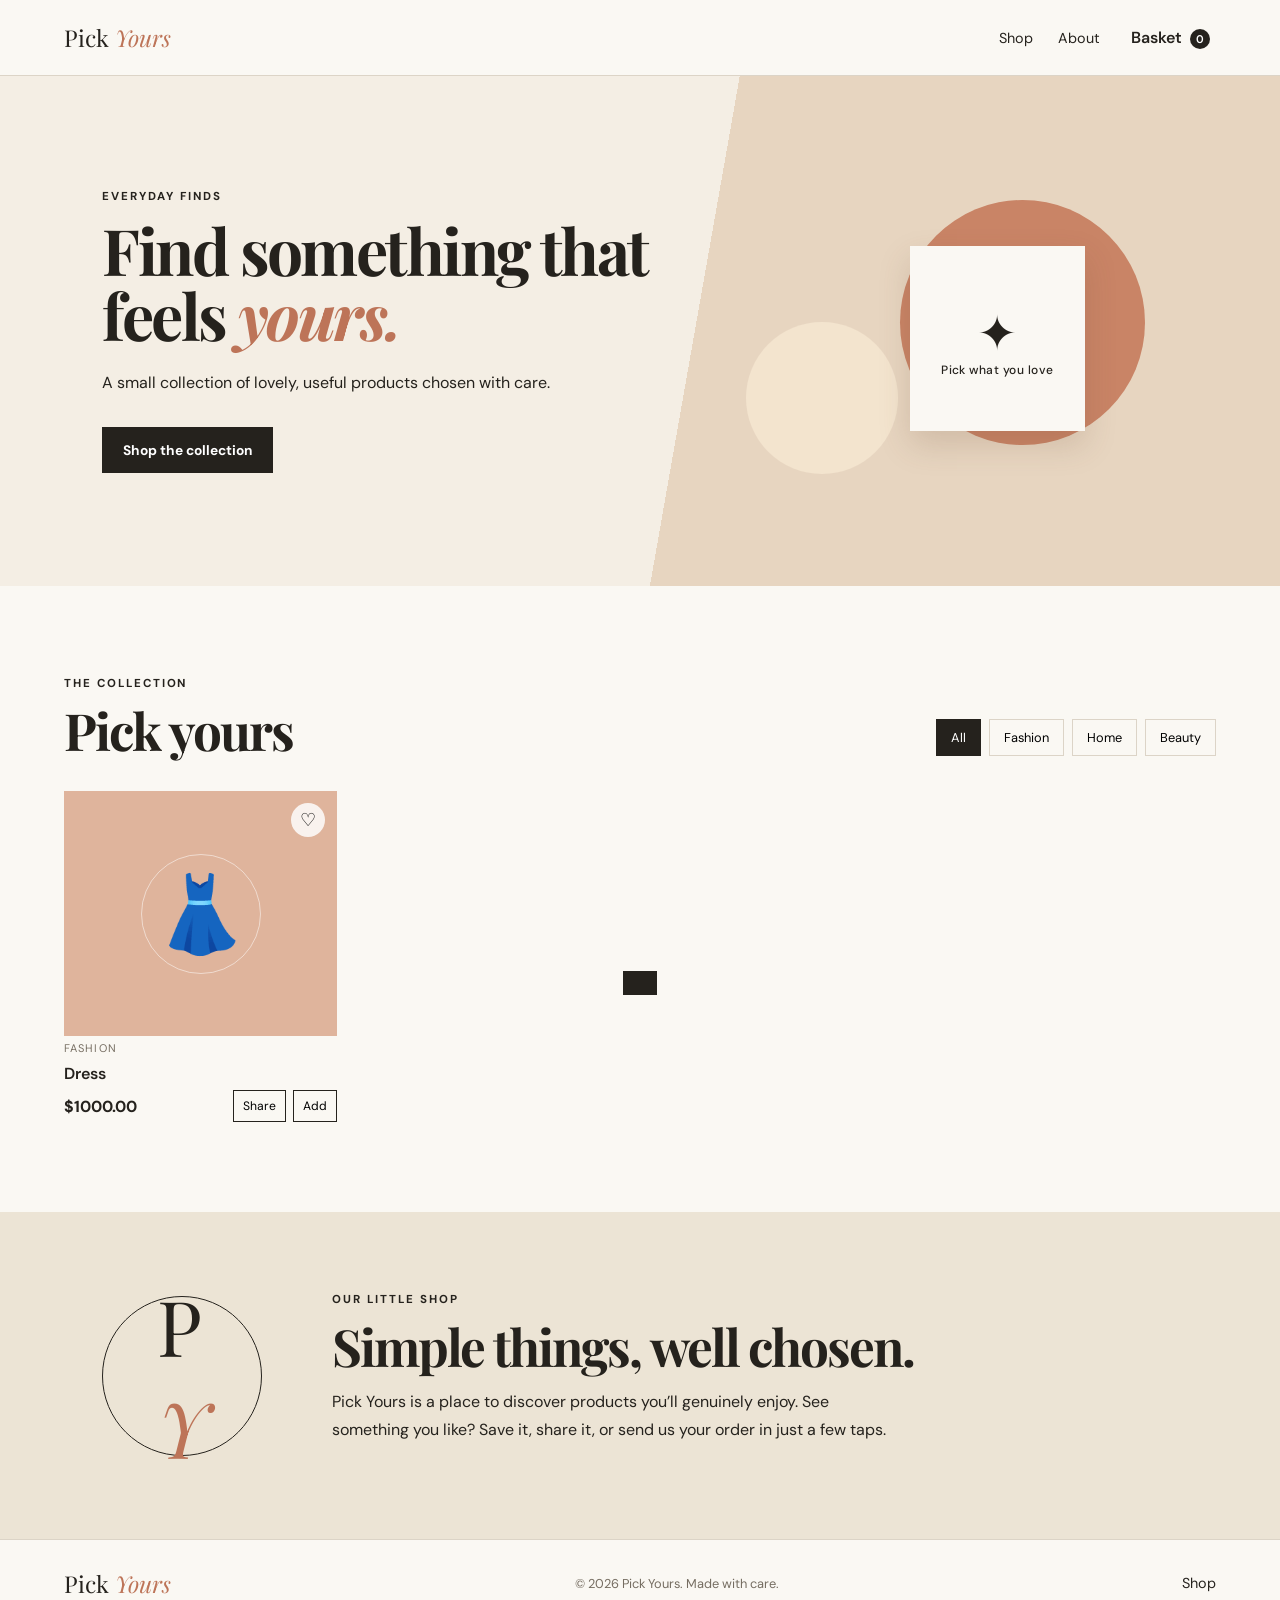
<file: index.html>
<!doctype html>
<html lang="en">
  <head>
    <meta charset="UTF-8" />
    <meta name="viewport" content="width=device-width, initial-scale=1.0" />
    <meta name="description" content="Pick Yours — simple things, chosen for you." />
    <title>Pick Yours | Shop</title>
    <link rel="preconnect" href="https://fonts.googleapis.com" />
    <link rel="preconnect" href="https://fonts.gstatic.com" crossorigin />
    <link href="https://fonts.googleapis.com/css2?family=DM+Sans:wght@400;500;600;700&family=Playfair+Display:wght@600;700&display=swap" rel="stylesheet" />
    <link rel="stylesheet" href="styles.css" />
  </head>
  <body>
    <header class="site-header">
      <a class="brand" href="#top" aria-label="Pick Yours home">Pick <em>Yours</em></a>
      <nav aria-label="Main navigation">
        <a href="#shop">Shop</a>
        <a href="#about">About</a>
        <button class="cart-button" id="open-cart" type="button" aria-label="Open your order basket">Basket <span id="cart-count">0</span></button>
      </nav>
    </header>

    <main id="top">
      <section class="hero">
        <div>
          <p class="eyebrow">EVERYDAY FINDS</p>
          <h1>Find something that feels <em>yours.</em></h1>
          <p class="hero-copy">A small collection of lovely, useful products chosen with care.</p>
          <a class="button button-dark" href="#shop">Shop the collection</a>
        </div>
        <div class="hero-art" aria-hidden="true">
          <span class="circle circle-one"></span><span class="circle circle-two"></span>
          <div class="hero-card">✦<br /><small>Pick what you love</small></div>
        </div>
      </section>

      <section class="shop-section" id="shop">
        <div class="section-heading">
          <div><p class="eyebrow">THE COLLECTION</p><h2>Pick yours</h2></div>
          <div class="filters" aria-label="Product categories">
            <button class="filter active" data-category="All" type="button">All</button>
            <button class="filter" data-category="Fashion" type="button">Fashion</button>
            <button class="filter" data-category="Home" type="button">Home</button>
            <button class="filter" data-category="Beauty" type="button">Beauty</button>
          </div>
        </div>
        <div class="products" id="products" aria-live="polite"></div>
      </section>

      <section class="about" id="about">
        <div class="about-mark">P<span>Y</span></div>
        <div><p class="eyebrow">OUR LITTLE SHOP</p><h2>Simple things, well chosen.</h2><p>Pick Yours is a place to discover products you’ll genuinely enjoy. See something you like? Save it, share it, or send us your order in just a few taps.</p></div>
      </section>
    </main>

    <footer><a class="brand" href="#top">Pick <em>Yours</em></a><p>© <span id="year"></span> Pick Yours. Made with care.</p><a href="#shop">Shop</a></footer>

    <aside class="cart-panel" id="cart-panel" aria-label="Your basket" aria-hidden="true">
      <div class="panel-header"><h2>Your basket</h2><button class="icon-button" id="close-cart" aria-label="Close basket">×</button></div>
      <div id="cart-items" class="cart-items"></div>
      <div class="cart-footer"><p>Total <strong id="cart-total">$0.00</strong></p><button class="button button-dark full" id="checkout" type="button">Order on WhatsApp</button></div>
    </aside>
    <div class="overlay" id="overlay"></div>

    <dialog id="order-dialog">
      <button class="dialog-close" id="close-dialog" aria-label="Close">×</button>
      <p class="eyebrow">ALMOST THERE</p><h2>Where should we send your order?</h2>
      <form id="order-form">
        <label>Your name<input name="name" required placeholder="Your full name" /></label>
        <label>Delivery location<input name="location" required placeholder="Your area / address" /></label>
        <label>Phone number<input name="phone" required placeholder="Your number" /></label>
        <button class="button button-dark full" type="submit">Continue to WhatsApp</button>
      </form>
    </dialog>
    <div class="toast" id="toast" role="status"></div>
    <script src="app.js"></script>
  </body>
</html>
</file>
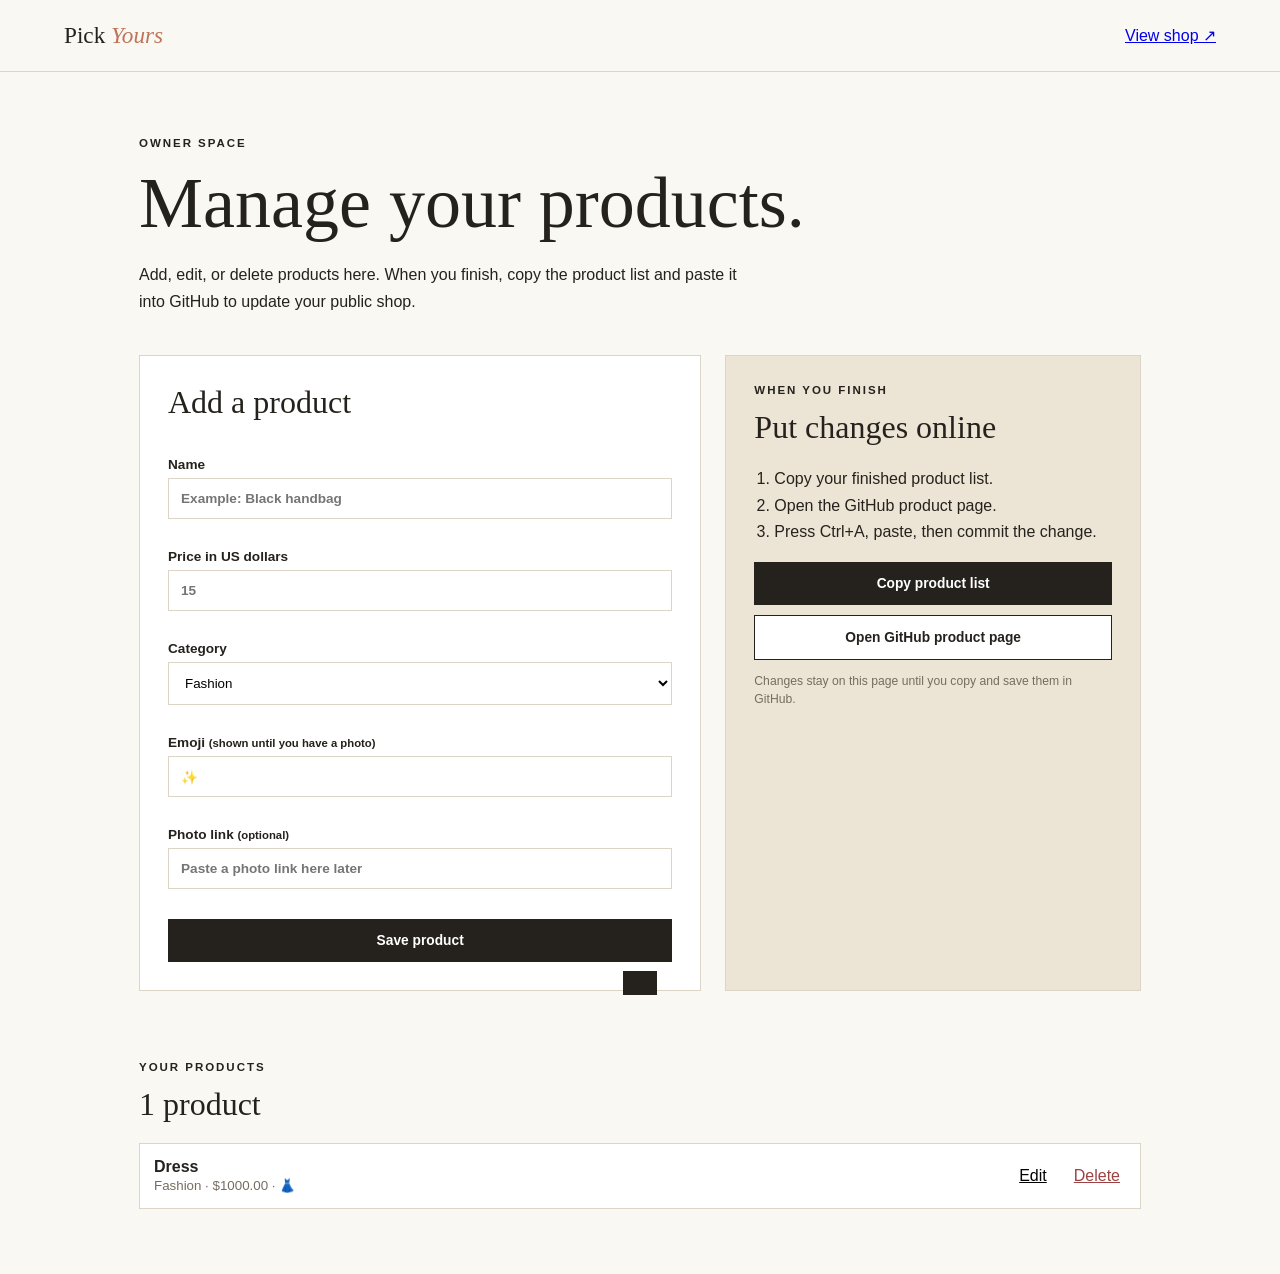
<file: manage.html>
<!doctype html><html lang="en"><head><meta charset="UTF-8"><meta name="viewport" content="width=device-width,initial-scale=1"><meta name="robots" content="noindex"><title>Manage products | Pick Yours</title><link rel="stylesheet" href="styles.css"><link rel="stylesheet" href="manage.css"></head><body><header class="site-header"><a class="brand" href="index.html">Pick <em>Yours</em></a><a href="index.html">View shop ↗</a></header><main class="manager"><p class="eyebrow">OWNER SPACE</p><h1>Manage your products.</h1><p class="lead">Add, edit, or delete products here. When you finish, copy the product list and paste it into GitHub to update your public shop.</p><div class="manager-grid"><form id="product-form"><h2 id="form-title">Add a product</h2><input id="editing-id" type="hidden"><label>Name<input id="name" required placeholder="Example: Black handbag"></label><label>Price in US dollars<input id="price" required type="number" min="0" step="0.01" placeholder="15"></label><label>Category<select id="category"><option>Fashion</option><option>Home</option><option>Beauty</option><option>Other</option></select></label><label>Emoji <small>(shown until you have a photo)</small><input id="icon" value="✨" maxlength="8"></label><label>Photo link <small>(optional)</small><input id="image" type="url" placeholder="Paste a photo link here later"></label><button class="button button-dark" type="submit">Save product</button><button class="text-button" id="cancel" type="button" hidden>Cancel</button></form><aside><p class="eyebrow">WHEN YOU FINISH</p><h2>Put changes online</h2><ol><li>Copy your finished product list.</li><li>Open the GitHub product page.</li><li>Press Ctrl+A, paste, then commit the change.</li></ol><button class="button button-dark full" id="copy" type="button">Copy product list</button><a class="button button-light full" href="https://github.com/Sulayman24/pick-yours/edit/main/products.json" target="_blank" rel="noreferrer">Open GitHub product page</a><p class="small-note">Changes stay on this page until you copy and save them in GitHub.</p></aside></div><section><p class="eyebrow">YOUR PRODUCTS</p><h2 id="count">Products</h2><div id="list"></div></section></main><div class="toast" id="toast"></div><script src="manage.js"></script></body></html>
</file>
<file: styles.css>
:root{--ink:#25221d;--paper:#faf8f3;--sand:#ece4d5;--clay:#bd7458;--line:#dcd4c7}*{box-sizing:border-box}html{scroll-behavior:smooth}body{margin:0;background:var(--paper);color:var(--ink);font-family:"DM Sans",sans-serif}button,input{font:inherit}button,a{cursor:pointer}.site-header,footer{display:flex;align-items:center;justify-content:space-between;padding:22px max(5vw,24px);border-bottom:1px solid var(--line)}.brand{font-family:"Playfair Display",serif;color:var(--ink);font-size:1.45rem;text-decoration:none}.brand em,h1 em{color:var(--clay);font-style:italic}nav{display:flex;align-items:center;gap:25px}nav a,footer>a:not(.brand){color:var(--ink);text-decoration:none;font-size:.9rem}.cart-button{background:none;border:0;color:var(--ink);font-weight:600}.cart-button span{display:inline-grid;place-items:center;margin-left:4px;width:20px;height:20px;background:var(--ink);color:#fff;border-radius:50%;font-size:.7rem}.hero{min-height:510px;padding:85px max(8vw,28px);display:grid;grid-template-columns:1.1fr .9fr;align-items:center;gap:45px;background:linear-gradient(100deg,#f4eee4 0%,#f4eee4 54%,#e7d5c0 54%)}.eyebrow{font-size:.72rem;letter-spacing:.17em;font-weight:700;margin:0 0 13px}.hero h1,.section-heading h2,.about h2,dialog h2{font-family:"Playfair Display",serif;font-size:clamp(2.6rem,5vw,5rem);line-height:1.02;letter-spacing:-.04em;margin:0;max-width:650px}.hero-copy{max-width:450px;line-height:1.65;margin:22px 0 31px}.button{border:0;text-decoration:none;display:inline-block;padding:14px 21px;font-weight:700;font-size:.86rem}.button-dark{background:var(--ink);color:#fff}.button-dark:hover{background:var(--clay)}.hero-art{height:285px;position:relative}.circle{position:absolute;border-radius:50%}.circle-one{width:245px;height:245px;right:7%;top:4%;background:#c98466}.circle-two{width:152px;height:152px;left:7%;bottom:0;background:#f3e4ce}.hero-card{position:absolute;z-index:1;right:20%;bottom:15%;width:175px;height:185px;background:var(--paper);box-shadow:0 14px 30px #6946312e;display:grid;place-content:center;text-align:center;font-family:"Playfair Display";font-size:3rem}.hero-card small{font:500 .75rem "DM Sans";letter-spacing:.04em}.shop-section{padding:90px max(5vw,24px)}.section-heading{display:flex;justify-content:space-between;align-items:end;gap:25px;margin-bottom:35px}.section-heading h2,.about h2{font-size:clamp(2.1rem,4vw,3.2rem)}.filters{display:flex;gap:8px;flex-wrap:wrap}.filter{border:1px solid var(--line);background:none;padding:9px 14px;font-size:.8rem}.filter.active,.filter:hover{background:var(--ink);border-color:var(--ink);color:#fff}.products{display:grid;grid-template-columns:repeat(4,minmax(0,1fr));gap:20px}.product{min-width:0}.product-image{height:245px;display:grid;place-items:center;position:relative;font-size:4.7rem;overflow:hidden}.product:nth-child(4n+1) .product-image{background:#dfb49c}.product:nth-child(4n+2) .product-image{background:#d4ddd2}.product:nth-child(4n+3) .product-image{background:#eadabc}.product:nth-child(4n) .product-image{background:#cfd6db}.product-image:after{content:"";width:118px;height:118px;border:1px solid #ffffff82;border-radius:50%;position:absolute}.product-image span{z-index:1}.like{position:absolute;top:12px;right:12px;z-index:2;border:0;background:#ffffffd4;border-radius:50%;width:34px;height:34px;font-size:1.1rem}.like.liked{color:#b64e4e}.product-info{padding:13px 1}.product-category{font-size:.69rem;letter-spacing:.1em;color:#776f63;text-transform:uppercase}.product h3{font:600 1rem "DM Sans";margin:6px 0}.product-bottom{display:flex;justify-content:space-between;align-items:center}.price{font-weight:700}.product-actions{display:flex;gap:7px}.small-button{border:1px solid var(--ink);background:none;padding:7px 9px;font-size:.76rem}.small-button:hover{background:var(--ink);color:#fff}.about{background:var(--sand);padding:80px max(8vw,28px);display:flex;align-items:center;gap:70px}.about-mark{font:4.8rem "Playfair Display";width:160px;height:160px;flex:none;border:1px solid var(--ink);border-radius:50%;display:grid;place-content:center}.about-mark span{color:var(--clay);font-style:italic}.about p:not(.eyebrow){max-width:560px;line-height:1.7}footer{border-top:1px solid var(--line);border-bottom:0;font-size:.8rem;color:#756d61}.cart-panel{position:fixed;right:0;top:0;z-index:10;width:min(420px,100%);height:100dvh;background:var(--paper);padding:24px;transform:translateX(105%);transition:transform .25s ease;display:flex;flex-direction:column}.cart-panel.open{transform:none}.overlay{position:fixed;inset:0;background:#0005;opacity:0;visibility:hidden;transition:.25s;z-index:9}.overlay.show{opacity:1;visibility:visible}.panel-header{display:flex;justify-content:space-between;align-items:center;border-bottom:1px solid var(--line);padding-bottom:16px}.panel-header h2{font-family:"Playfair Display";margin:0}.icon-button,.dialog-close{border:0;background:none;font-size:2rem;line-height:1}.cart-items{flex:1;overflow:auto}.cart-row{display:grid;grid-template-columns:1fr auto;gap:8px;padding:18px 0;border-bottom:1px solid var(--line)}.cart-row p{margin:0}.remove{color:#857768;border:0;background:none;padding:0;text-decoration:underline;font-size:.78rem}.cart-footer{border-top:1px solid var(--line);padding-top:17px}.cart-footer p{display:flex;justify-content:space-between}.full{width:100%;text-align:center}.cart-empty{text-align:center;margin-top:55px;color:#776f63}dialog{width:min(470px,calc(100% - 30px));border:0;padding:32px;background:var(--paper);box-shadow:0 18px 60px #0004}dialog::backdrop{background:#0008}dialog h2{font-size:2.15rem;margin-bottom:25px}.dialog-close{position:absolute;right:16px;top:14px}form{display:grid;gap:16px}label{font-weight:600;font-size:.85rem}input{display:block;width:100%;margin-top:6px;padding:12px;border:1px solid var(--line);background:#fff}.toast{position:fixed;left:50%;bottom:25px;transform:translate(-50%,120px);background:var(--ink);color:#fff;padding:12px 17px;font-size:.86rem;transition:.25s;z-index:20}.toast.show{transform:translate(-50%,0)}@media(max-width:720px){.site-header{padding:18px 20px}nav{gap:14px}nav a{display:none}.hero{grid-template-columns:1fr;padding:60px 26px;min-height:auto}.hero-art{height:210px}.products{grid-template-columns:repeat(2,minmax(0,1fr));gap:15px}.product-image{height:185px;font-size:3.5rem}.section-heading{align-items:start;flex-direction:column}.about{gap:27px;padding:55px 28px;align-items:start}.about-mark{width:85px;height:85px;font-size:2.6rem}footer p{display:none}}
</file>
<file: manage.css>
.manager{max-width:1050px;margin:auto;padding:65px 24px}.manager h1{font:clamp(2.8rem,6vw,4.5rem) Georgia,serif;margin:0}.lead{max-width:620px;line-height:1.7}.manager-grid{display:grid;grid-template-columns:1.15fr .85fr;gap:24px;margin:40px 0 70px}.manager form,.manager aside{background:#fff;border:1px solid var(--line);padding:28px}.manager h2{font:2rem Georgia,serif;margin:0 0 20px}.manager label{display:block;font-weight:600;font-size:.85rem;margin-bottom:14px}.manager input,.manager select{display:block;width:100%;padding:12px;border:1px solid var(--line);background:#fff;margin-top:6px}.manager aside{background:var(--sand)}.manager ol{padding-left:20px;line-height:1.65}.button-light{background:#fff;color:var(--ink);margin-top:10px;border:1px solid var(--ink)}.text-button{background:none;border:0;text-decoration:underline;margin-left:12px}.small-note{font-size:.76rem;color:#756d61;line-height:1.5}#list{display:grid;gap:10px}.manage-row{display:grid;grid-template-columns:1fr auto auto;gap:15px;align-items:center;padding:14px;background:#fff;border:1px solid var(--line)}.manage-row p{margin:0}.manage-row small{color:#756d61}.manage-row button{border:0;background:none;text-decoration:underline}.delete{color:#9b4242}@media(max-width:700px){.manager{padding:45px 18px}.manager-grid{grid-template-columns:1fr}.manage-row{grid-template-columns:1fr auto}.manage-row .delete{grid-column:1 / 2}}
</file>
